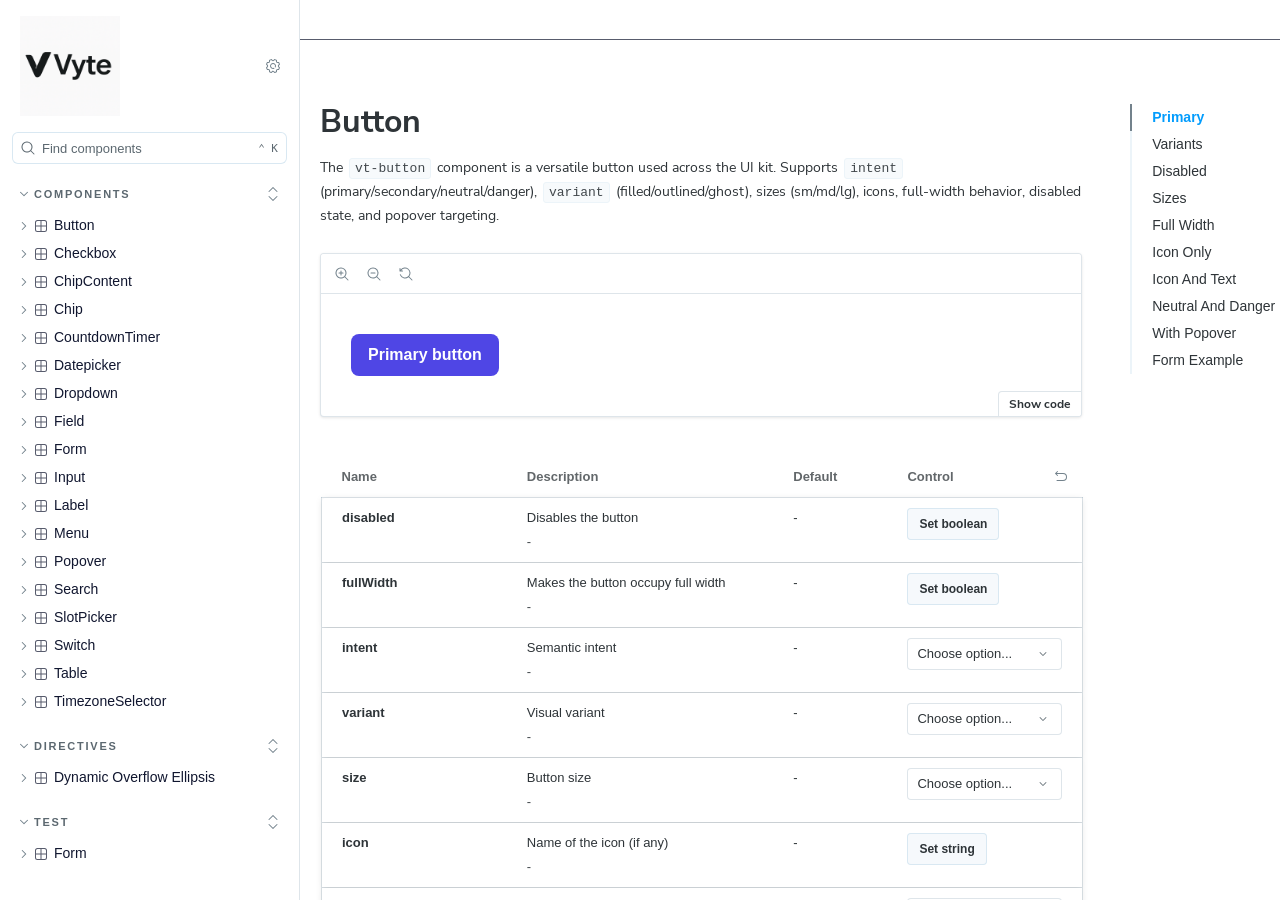
<file: index.html>
<!DOCTYPE html>
<html lang="en">
  <head>
    <meta charset="utf-8" />

    <title>@storybook/angular - Storybook</title>
    <meta name="viewport" content="width=device-width, initial-scale=1, maximum-scale=1" />

    
    <link rel="icon" type="image/svg+xml" href="./favicon.svg" />
    
    <style>
      @font-face {
        font-family: 'Nunito Sans';
        font-style: normal;
        font-weight: 400;
        font-display: swap;
        src: url('./sb-common-assets/nunito-sans-regular.woff2') format('woff2');
      }

      @font-face {
        font-family: 'Nunito Sans';
        font-style: italic;
        font-weight: 400;
        font-display: swap;
        src: url('./sb-common-assets/nunito-sans-italic.woff2') format('woff2');
      }

      @font-face {
        font-family: 'Nunito Sans';
        font-style: normal;
        font-weight: 700;
        font-display: swap;
        src: url('./sb-common-assets/nunito-sans-bold.woff2') format('woff2');
      }

      @font-face {
        font-family: 'Nunito Sans';
        font-style: italic;
        font-weight: 700;
        font-display: swap;
        src: url('./sb-common-assets/nunito-sans-bold-italic.woff2') format('woff2');
      }
    </style>

    <link href="./sb-manager/runtime.js" rel="modulepreload" />

    
    <link href="./sb-addons/storybook-core-core-server-presets-0/common-manager-bundle.js" rel="modulepreload" />
    
    <link href="./sb-addons/links-1/manager-bundle.js" rel="modulepreload" />
    
    <link href="./sb-addons/essentials-controls-2/manager-bundle.js" rel="modulepreload" />
    
    <link href="./sb-addons/essentials-actions-3/manager-bundle.js" rel="modulepreload" />
    
    <link href="./sb-addons/essentials-docs-4/manager-bundle.js" rel="modulepreload" />
    
    <link href="./sb-addons/essentials-backgrounds-5/manager-bundle.js" rel="modulepreload" />
    
    <link href="./sb-addons/essentials-viewport-6/manager-bundle.js" rel="modulepreload" />
    
    <link href="./sb-addons/essentials-toolbars-7/manager-bundle.js" rel="modulepreload" />
    
    <link href="./sb-addons/essentials-measure-8/manager-bundle.js" rel="modulepreload" />
    
    <link href="./sb-addons/essentials-outline-9/manager-bundle.js" rel="modulepreload" />
    
    <link href="./sb-addons/interactions-10/manager-bundle.js" rel="modulepreload" />
    
    <link href="./sb-addons/a11y-11/manager-bundle.js" rel="modulepreload" />
    
    <link href="./sb-addons/designs-12/register-panel-bundle.js" rel="modulepreload" />
    
    <link href="./sb-addons/projects-ui-toolkit-storybook-13/manager-bundle.js" rel="modulepreload" />
       

    <style>
      #storybook-root[hidden] {
        display: none !important;
      }
    </style>

    
  </head>
  <body>
    <div id="root"></div>

    
    <script>
      
        
          window['FEATURES'] = {
  "argTypeTargetsV7": true,
  "legacyDecoratorFileOrder": false,
  "disallowImplicitActionsInRenderV8": true
};
        
      
        
          window['REFS'] = {};
        
      
        
          window['LOGLEVEL'] = "info";
        
      
        
          window['DOCS_OPTIONS'] = {
  "defaultName": "Docs",
  "autodocs": "tag"
};
        
      
        
          window['CONFIG_TYPE'] = "PRODUCTION";
        
      
        
      
        
      
        
          window['TAGS_OPTIONS'] = {
  "dev-only": {
    "excludeFromDocsStories": true
  },
  "docs-only": {
    "excludeFromSidebar": true
  },
  "test-only": {
    "excludeFromSidebar": true,
    "excludeFromDocsStories": true
  }
};
        
      
        
          window['STORYBOOK_RENDERER'] = "angular";
        
      
        
          window['STORYBOOK_BUILDER'] = "@storybook/builder-webpack5";
        
      
        
          window['STORYBOOK_FRAMEWORK'] = "@storybook/angular";
        
      
    </script>
    

    <script type="module">
      import './sb-manager/globals-runtime.js';
      
      
        import './sb-addons/storybook-core-core-server-presets-0/common-manager-bundle.js';
      
        import './sb-addons/links-1/manager-bundle.js';
      
        import './sb-addons/essentials-controls-2/manager-bundle.js';
      
        import './sb-addons/essentials-actions-3/manager-bundle.js';
      
        import './sb-addons/essentials-docs-4/manager-bundle.js';
      
        import './sb-addons/essentials-backgrounds-5/manager-bundle.js';
      
        import './sb-addons/essentials-viewport-6/manager-bundle.js';
      
        import './sb-addons/essentials-toolbars-7/manager-bundle.js';
      
        import './sb-addons/essentials-measure-8/manager-bundle.js';
      
        import './sb-addons/essentials-outline-9/manager-bundle.js';
      
        import './sb-addons/interactions-10/manager-bundle.js';
      
        import './sb-addons/a11y-11/manager-bundle.js';
      
        import './sb-addons/designs-12/register-panel-bundle.js';
      
        import './sb-addons/projects-ui-toolkit-storybook-13/manager-bundle.js';
      
      
      import './sb-manager/runtime.js';
    </script>
  </body>
</html>
</file>
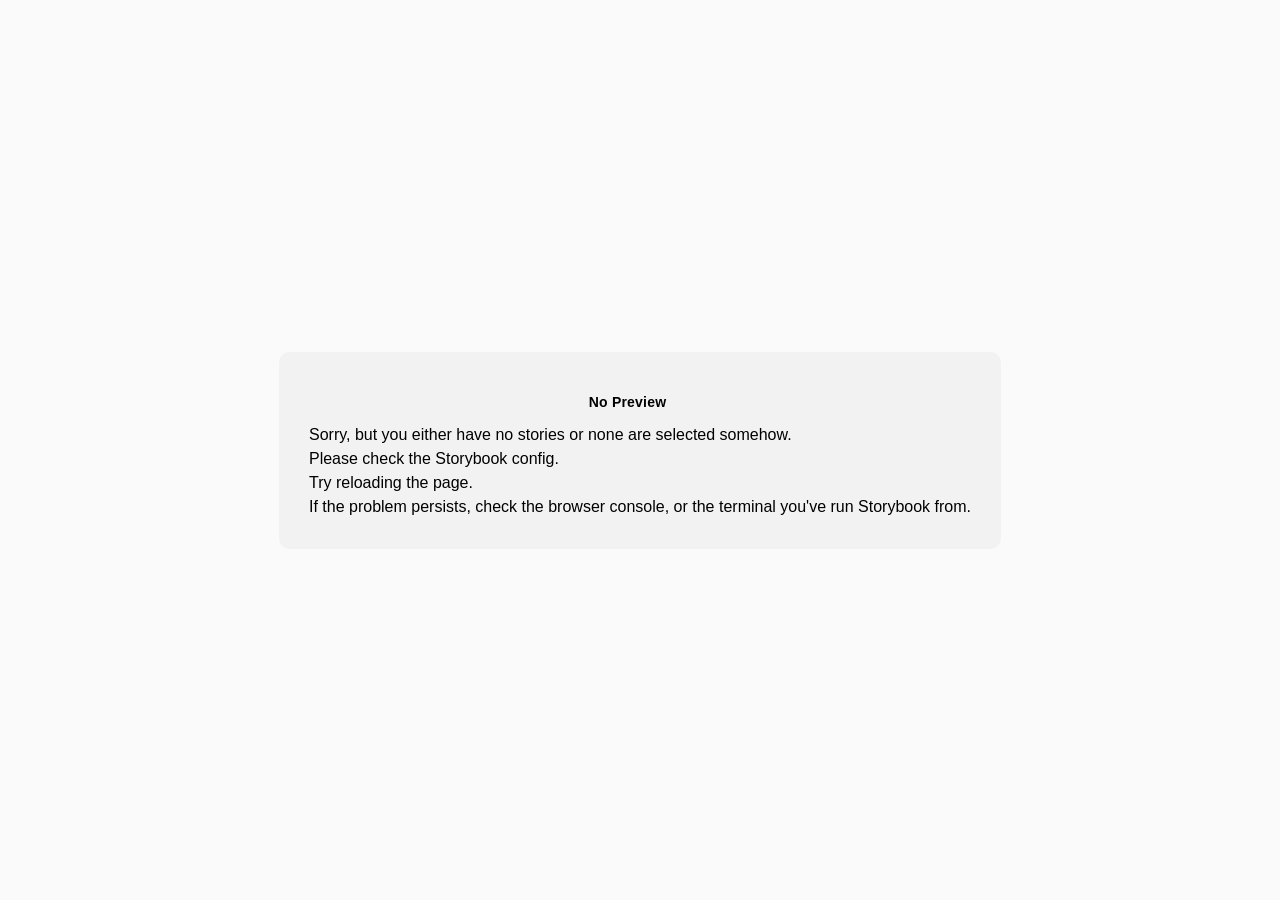
<file: iframe.html>
<!doctype html><html lang="en"><head><meta charset="utf-8"><title>Webpack App</title><meta name="viewport" content="width=device-width,initial-scale=1"><style>@font-face {
        font-family: 'Nunito Sans';
        font-style: normal;
        font-weight: 400;
        font-display: swap;
        src: url('./sb-common-assets/nunito-sans-regular.woff2') format('woff2');
      }

      @font-face {
        font-family: 'Nunito Sans';
        font-style: italic;
        font-weight: 400;
        font-display: swap;
        src: url('./sb-common-assets/nunito-sans-italic.woff2') format('woff2');
      }

      @font-face {
        font-family: 'Nunito Sans';
        font-style: normal;
        font-weight: 700;
        font-display: swap;
        src: url('./sb-common-assets/nunito-sans-bold.woff2') format('woff2');
      }

      @font-face {
        font-family: 'Nunito Sans';
        font-style: italic;
        font-weight: 700;
        font-display: swap;
        src: url('./sb-common-assets/nunito-sans-bold-italic.woff2') format('woff2');
      }</style><base target="_parent"><style>/* While we aren't showing the main block yet, but still preparing, we want everything the user
     has rendered, which may or may not be in #storybook-root, to be display none */
  .sb-show-preparing-story:not(.sb-show-main) > :not(.sb-preparing-story) {
    display: none;
  }

  .sb-show-preparing-docs:not(.sb-show-main) > :not(.sb-preparing-docs) {
    display: none;
  }

  /* Hide our own blocks when we aren't supposed to be showing them */
  :not(.sb-show-preparing-story) > .sb-preparing-story,
  :not(.sb-show-preparing-docs) > .sb-preparing-docs,
  :not(.sb-show-nopreview) > .sb-nopreview,
  :not(.sb-show-errordisplay) > .sb-errordisplay {
    display: none;
  }

  .sb-show-main.sb-main-centered {
    margin: 0;
    display: flex;
    align-items: center;
    min-height: 100vh;
  }

  .sb-show-main.sb-main-centered #storybook-root {
    box-sizing: border-box;
    margin: auto;
    padding: 1rem;
    max-height: 100%;
    /* Hack for centering correctly in IE11 */
  }

  /* Vertical centering fix for IE11 */
  @media screen and (-ms-high-contrast: none), (-ms-high-contrast: active) {
    .sb-show-main.sb-main-centered:after {
      content: '';
      min-height: inherit;
      font-size: 0;
    }
  }

  .sb-show-main.sb-main-fullscreen {
    margin: 0;
    padding: 0;
    display: block;
  }

  .sb-show-main.sb-main-padded {
    margin: 0;
    padding: 1rem;
    display: block;
    box-sizing: border-box;
  }

  .sb-wrapper {
    position: fixed;
    top: 0;
    bottom: 0;
    left: 0;
    right: 0;
    box-sizing: border-box;

    padding: 40px;
    font-family:
      'Nunito Sans',
      -apple-system,
      '.SFNSText-Regular',
      'San Francisco',
      BlinkMacSystemFont,
      'Segoe UI',
      'Helvetica Neue',
      Helvetica,
      Arial,
      sans-serif;
    -webkit-font-smoothing: antialiased;
    overflow: auto;
  }

  @media (max-width: 700px) {
    .sb-wrapper {
      padding: 20px;
    }
  }

  @media (max-width: 500px) {
    .sb-wrapper {
      padding: 10px;
    }
  }

  .sb-heading {
    font-size: 14px;
    font-weight: 600;
    letter-spacing: 0.2px;
    margin: 10px 0;
    padding-right: 25px;
  }

  .sb-nopreview {
    display: flex;
    align-content: center;
    justify-content: center;
    box-sizing: border-box;
  }

  .sb-nopreview_main {
    margin: auto;
    padding: 30px;
    border-radius: 10px;
    background: rgba(0, 0, 0, 0.03);
  }

  .sb-nopreview_heading {
    text-align: center;
  }

  .sb-errordisplay {
    background: #f6f9fc;
    color: black;
    z-index: 999999;
    width: 100vw;
    min-height: 100vh;
    box-sizing: border-box;

    & ol {
      padding-left: 18px;
      margin: 0;
    }

    & h1 {
      font-family: Nunito Sans;
      font-size: 22px;
      font-weight: 400;
      line-height: 30px;
      font-weight: normal;
      margin: 0;

      &::before {
        content: '';
        display: inline-block;
        width: 12px;
        height: 12px;
        background: #ff4400;
        border-radius: 50%;
        margin-right: 8px;
      }
    }

    & p,
    & ol {
      font-family: Nunito Sans;
      font-size: 14px;
      font-weight: 400;
      line-height: 19px;
      margin: 0;
    }

    & li + li {
      margin: 0;
      padding: 0;
      padding-top: 12px;
    }

    & a {
      color: currentColor;
    }
  }

  .sb-errordisplay_main {
    margin: auto;
    padding: 24px;
    display: flex;
    box-sizing: border-box;

    flex-direction: column;
    min-height: 100%;
    width: 100%;
    border-radius: 6px;
    background: white;
    border: 1px solid #ff0000;
    box-shadow: 0 0 64px rgba(0, 0, 0, 0.1);
    gap: 24px;
  }

  .sb-errordisplay_code {
    padding: 10px;
    flex: 1;
    background: #242424;
    color: #c6c6c6;
    box-sizing: border-box;

    font-size: 14px;
    font-weight: 400;
    line-height: 19px;
    border-radius: 4px;

    font-family: 'Operator Mono', 'Fira Code Retina', 'Fira Code', 'FiraCode-Retina', 'Andale Mono',
      'Lucida Console', Consolas, Monaco, monospace;
    margin: 0;
    overflow: auto;
  }

  .sb-errordisplay pre {
    white-space: pre-wrap;
    white-space: revert;
  }

  @-webkit-keyframes sb-rotate360 {
    from {
      transform: rotate(0deg);
    }

    to {
      transform: rotate(360deg);
    }
  }

  @keyframes sb-rotate360 {
    from {
      transform: rotate(0deg);
    }

    to {
      transform: rotate(360deg);
    }
  }

  @-webkit-keyframes sb-glow {
    0%,
    100% {
      opacity: 1;
    }

    50% {
      opacity: 0.4;
    }
  }

  @keyframes sb-glow {
    0%,
    100% {
      opacity: 1;
    }

    50% {
      opacity: 0.4;
    }
  }

  /* We display the preparing loaders *over* the rendering story */
  .sb-preparing-story,
  .sb-preparing-docs {
    background-color: white;
    /* Maximum possible z-index. It would be better to use stacking contexts to ensure it's always
    on top, but this isn't possible as it would require making CSS changes that could affect user code */
    z-index: 2147483647;
  }

  .sb-loader {
    -webkit-animation: sb-rotate360 0.7s linear infinite;
    animation: sb-rotate360 0.7s linear infinite;
    border-color: rgba(97, 97, 97, 0.29);
    border-radius: 50%;
    border-style: solid;
    border-top-color: #646464;
    border-width: 2px;
    display: inline-block;
    height: 32px;
    left: 50%;
    margin-left: -16px;
    margin-top: -16px;
    mix-blend-mode: difference;
    overflow: hidden;
    position: absolute;
    top: 50%;
    transition: all 200ms ease-out;
    vertical-align: top;
    width: 32px;
    z-index: 4;
  }

  .sb-previewBlock {
    background: #fff;
    border: 1px solid rgba(0, 0, 0, 0.1);
    border-radius: 4px;
    box-shadow: rgba(0, 0, 0, 0.1) 0 1px 3px 0;
    margin: 25px auto 40px;
    max-width: 600px;
  }

  .sb-previewBlock_header {
    align-items: center;
    box-shadow: rgba(0, 0, 0, 0.1) 0 -1px 0 0 inset;
    display: flex;
    gap: 14px;
    height: 40px;
    padding: 0 12px;
  }

  .sb-previewBlock_icon {
    -webkit-animation: sb-glow 1.5s ease-in-out infinite;
    animation: sb-glow 1.5s ease-in-out infinite;
    background: #e6e6e6;
    height: 14px;
    width: 14px;
  }

  .sb-previewBlock_icon:last-child {
    margin-left: auto;
  }

  .sb-previewBlock_body {
    -webkit-animation: sb-glow 1.5s ease-in-out infinite;
    animation: sb-glow 1.5s ease-in-out infinite;
    height: 182px;
    position: relative;
  }

  .sb-argstableBlock {
    border-collapse: collapse;
    border-spacing: 0;
    font-size: 13px;
    line-height: 20px;
    margin: 25px auto 40px;
    max-width: 600px;
    text-align: left;
    width: 100%;
  }

  .sb-argstableBlock th:first-of-type,
  .sb-argstableBlock td:first-of-type {
    padding-left: 20px;
  }

  .sb-argstableBlock th:nth-of-type(2),
  .sb-argstableBlock td:nth-of-type(2) {
    width: 35%;
  }

  .sb-argstableBlock th:nth-of-type(3),
  .sb-argstableBlock td:nth-of-type(3) {
    width: 15%;
  }

  .sb-argstableBlock th:last-of-type,
  .sb-argstableBlock td:last-of-type {
    width: 25%;
    padding-right: 20px;
  }

  .sb-argstableBlock th span,
  .sb-argstableBlock td span {
    -webkit-animation: sb-glow 1.5s ease-in-out infinite;
    animation: sb-glow 1.5s ease-in-out infinite;
    background-color: rgba(0, 0, 0, 0.1);
    border-radius: 0;
    box-shadow: none;
    color: transparent;
  }

  .sb-argstableBlock th {
    padding: 10px 15px;
  }

  .sb-argstableBlock-body {
    border-radius: 4px;
    box-shadow:
      rgba(0, 0, 0, 0.1) 0 1px 3px 1px,
      rgba(0, 0, 0, 0.065) 0 0 0 1px;
  }

  .sb-argstableBlock-body tr {
    background: transparent;
    overflow: hidden;
  }

  .sb-argstableBlock-body tr:not(:first-child) {
    border-top: 1px solid #e6e6e6;
  }

  .sb-argstableBlock-body tr:first-child td:first-child {
    border-top-left-radius: 4px;
  }

  .sb-argstableBlock-body tr:first-child td:last-child {
    border-top-right-radius: 4px;
  }

  .sb-argstableBlock-body tr:last-child td:first-child {
    border-bottom-left-radius: 4px;
  }

  .sb-argstableBlock-body tr:last-child td:last-child {
    border-bottom-right-radius: 4px;
  }

  .sb-argstableBlock-body td {
    background: #fff;
    padding-bottom: 10px;
    padding-top: 10px;
    vertical-align: top;
  }

  .sb-argstableBlock-body td:not(:first-of-type) {
    padding-left: 15px;
    padding-right: 15px;
  }

  .sb-argstableBlock-body button {
    -webkit-animation: sb-glow 1.5s ease-in-out infinite;
    animation: sb-glow 1.5s ease-in-out infinite;
    background-color: rgba(0, 0, 0, 0.1);
    border: 0;
    border-radius: 0;
    box-shadow: none;
    color: transparent;
    display: inline;
    font-size: 12px;
    line-height: 1;
    padding: 10px 16px;
  }

  .sb-argstableBlock-summary {
    margin-top: 4px;
  }

  .sb-argstableBlock-code {
    margin-right: 4px;
    margin-bottom: 4px;
    padding: 2px 5px;
  }</style><script>/* globals window */
  /* eslint-disable no-underscore-dangle */
  try {
    if (window.top !== window) {
      window.__REACT_DEVTOOLS_GLOBAL_HOOK__ = window.top.__REACT_DEVTOOLS_GLOBAL_HOOK__;
      window.__VUE_DEVTOOLS_GLOBAL_HOOK__ = window.top.__VUE_DEVTOOLS_GLOBAL_HOOK__;
      window.top.__VUE_DEVTOOLS_CONTEXT__ = window.document;
    }
  } catch (e) {
    // eslint-disable-next-line no-console
    console.warn('unable to connect to top frame for connecting dev tools');
  }</script><link href="main.css" rel="stylesheet"><style>#storybook-root[hidden],
      #storybook-docs[hidden] {
        display: none !important;
      }</style></head><body><div class="sb-preparing-story sb-wrapper"><div class="sb-loader"></div></div><div class="sb-preparing-docs sb-wrapper"><div class="sb-previewBlock"><div class="sb-previewBlock_header"><div class="sb-previewBlock_icon"></div><div class="sb-previewBlock_icon"></div><div class="sb-previewBlock_icon"></div><div class="sb-previewBlock_icon"></div></div><div class="sb-previewBlock_body"><div class="sb-loader"></div></div></div><table aria-hidden="true" class="sb-argstableBlock"><thead class="sb-argstableBlock-head"><tr><th><span>Name</span></th><th><span>Description</span></th><th><span>Default</span></th><th><span>Control</span></th></tr></thead><tbody class="sb-argstableBlock-body"><tr><td><span>propertyName</span><span title="Required">*</span></td><td><div><span>This is a short description</span></div><div class="sb-argstableBlock-summary"><div><span class="sb-argstableBlock-code">summary</span></div></div></td><td><div><span class="sb-argstableBlock-code">defaultValue</span></div></td><td><button>Set string</button></td></tr><tr><td><span>propertyName</span><span>*</span></td><td><div><span>This is a short description</span></div><div class="sb-argstableBlock-summary"><div><span class="sb-argstableBlock-code">summary</span></div></div></td><td><div><span class="sb-argstableBlock-code">defaultValue</span></div></td><td><button>Set string</button></td></tr><tr><td><span>propertyName</span><span>*</span></td><td><div><span>This is a short description</span></div><div class="sb-argstableBlock-summary"><div><span class="sb-argstableBlock-code">summary</span></div></div></td><td><div><span class="sb-argstableBlock-code">defaultValue</span></div></td><td><button>Set string</button></td></tr></tbody></table></div><div class="sb-nopreview sb-wrapper"><div class="sb-nopreview_main"><h1 class="sb-nopreview_heading sb-heading">No Preview</h1><p>Sorry, but you either have no stories or none are selected somehow.</p><ul><li>Please check the Storybook config.</li><li>Try reloading the page.</li></ul><p>If the problem persists, check the browser console, or the terminal you've run Storybook from.</p></div></div><div class="sb-errordisplay sb-wrapper"><div class="sb-errordisplay_main"><h1 id="error-message"></h1><p>The component failed to render properly, likely due to a configuration issue in Storybook. Here are some common causes and how you can address them:</p><ol><li><strong>Missing Context/Providers</strong>: You can use decorators to supply specific contexts or providers, which are sometimes necessary for components to render correctly. For detailed instructions on using decorators, please visit the <a href="https://storybook.js.org/docs/writing-stories/decorators">Decorators documentation</a>.</li><li><strong>Misconfigured Webpack or Vite</strong>: Verify that Storybook picks up all necessary settings for loaders, plugins, and other relevant parameters. You can find step-by-step guides for configuring <a href="https://storybook.js.org/docs/builders/webpack">Webpack</a> or <a href="https://storybook.js.org/docs/builders/vite">Vite</a> with Storybook.</li><li><strong>Missing Environment Variables</strong>: Your Storybook may require specific environment variables to function as intended. You can set up custom environment variables as outlined in the <a href="https://storybook.js.org/docs/configure/environment-variables">Environment Variables documentation</a>.</li></ol><pre class="sb-errordisplay_code"><code id="error-stack"></code></pre></div></div><div id="storybook-root"></div><div id="storybook-docs"></div><script>window['CONFIG_TYPE'] = "PRODUCTION";
          
      
          
            window['LOGLEVEL'] = "info";
          
      
          
            window['FRAMEWORK_OPTIONS'] = {"enableCssModules":true,"fastRefresh":true};
          
      
          
      
          
            window['FEATURES'] = {"argTypeTargetsV7":true,"legacyDecoratorFileOrder":false,"disallowImplicitActionsInRenderV8":true};
          
      
          
      
          
            window['STORIES'] = [{"titlePrefix":"","directory":"./projects/ui-toolkit/src","files":"**/*.mdx","importPathMatcher":"^\\.[\\\\/](?:projects\\/ui-toolkit\\/src(?:\\/(?!\\.)(?:(?:(?!(?:^|\\/)\\.).)*?)\\/|\\/|$)(?!\\.)(?=.)[^/]*?\\.mdx)$"},{"titlePrefix":"","directory":"./projects/ui-toolkit/src","files":"**/*.stories.@(js|jsx|mjs|ts|tsx)","importPathMatcher":"^\\.[\\\\/](?:projects\\/ui-toolkit\\/src(?:\\/(?!\\.)(?:(?:(?!(?:^|\\/)\\.).)*?)\\/|\\/|$)(?!\\.)(?=.)[^/]*?\\.stories\\.(js|jsx|mjs|ts|tsx))$"}];
          
      
          
            window['DOCS_OPTIONS'] = {"defaultName":"Docs","autodocs":"tag"};
          
      
          
            window['TAGS_OPTIONS'] = {"dev-only":{"excludeFromDocsStories":true},"docs-only":{"excludeFromSidebar":true},"test-only":{"excludeFromSidebar":true,"excludeFromDocsStories":true}};</script><script type="module">import './sb-preview/runtime.js';

      
      import './runtime~main.03c239c7.iframe.bundle.js';
      
      import './639.fab039fc.iframe.bundle.js';
      
      import './main.717eb70c.iframe.bundle.js';</script></body></html>
</file>
<file: main.css>
@charset "UTF-8";
@keyframes fade-bump-in {
  0% {
    opacity: 0;
    transform: scale(0.95);
  }
  50% {
    opacity: 0.5;
    transform: scale(1.05);
  }
  100% {
    opacity: 1;
    transform: scale(1);
  }
}
@keyframes fade-bump-out {
  0% {
    opacity: 1;
    transform: scale(1);
  }
  50% {
    opacity: 0.5;
    transform: scale(1.05);
  }
  100% {
    opacity: 0;
    transform: scale(0.95);
  }
}
@keyframes fade-in {
  from {
    opacity: 0;
  }
  to {
    opacity: 1;
  }
}
@keyframes fade-out {
  from {
    opacity: 1;
  }
  to {
    opacity: 0;
  }
}
@keyframes fade-in-move-down {
  0% {
    opacity: 0;
    transform: translateY(-10px);
  }
  50% {
    opacity: 0.5;
    transform: translateY(10px);
  }
  100% {
    opacity: 1;
    transform: translateY(0);
  }
}
@keyframes fade-out-move-up {
  0% {
    opacity: 1;
    transform: translateY(0);
  }
  50% {
    opacity: 0.5;
    transform: translateY(10px);
  }
  100% {
    opacity: 0;
    transform: translateY(-10px);
  }
}
@keyframes slide-left {
  from {
    transform: translateX(100%);
  }
  to {
    transform: translateX(0);
  }
}
@keyframes slide-right {
  from {
    transform: translateX(0);
  }
  to {
    transform: translateX(100%);
  }
}
@keyframes slide-up {
  from {
    transform: translateY(100%);
  }
  to {
    transform: translateY(0);
  }
}
@keyframes slide-down {
  from {
    transform: translateY(0);
  }
  to {
    transform: translateY(100%);
  }
}
* {
  margin: 0;
  padding: 0;
  box-sizing: border-box;
}

body {
  background-color: var(--vt-bg-page);
}

html {
  max-width: 100svw;
}

* :not(i) {
  font-family: "Inter", sans-serif, Tahoma, Geneva, Verdana;
}

.f-heading {
  font-size: 1.75rem;
  line-height: 2.625rem;
  font-weight: 800;
}
.f-subtitle {
  font-size: 1.25rem;
  line-height: 1.875rem;
  font-weight: 700;
}
.f-body {
  font-size: 0.875rem;
  line-height: 1.313rem;
  font-weight: 400;
}
.f-large {
  font-size: 1rem;
  line-height: 1.5rem;
  font-weight: 400;
}
.f-medium {
  font-size: 0.875rem;
  line-height: 1.313rem;
  font-weight: 500;
}
.f-small {
  font-size: 0.75rem;
  line-height: 1.125rem;
  font-weight: 500;
}
.f-subheading {
  font-size: 1rem;
  line-height: 1.313rem;
  font-weight: 700;
}
.f-caption {
  font-size: 0.75rem;
  line-height: 1.125rem;
  font-weight: 600;
}

.vt-c-page {
  width: 100%;
  border-radius: 5px;
}
.vt-c-page__header {
  min-height: 6rem;
  width: 100%;
  font: normal normal bold 22px/36px Tahoma;
  display: flex;
  flex-flow: row wrap;
  justify-content: flex-start;
  align-items: center;
  padding: 1rem 0;
}
.vt-c-page__content {
  z-index: 1;
  min-height: calc(100svh - 12rem);
}

:root {
  /* ─── Primitive color mappings ─────────────────────────────────── */
  --vt-gray-lighter: #F7F7F8;
  --vt-gray-light: #DCDEDF;
  --vt-gray: #A8ADB0;
  --vt-gray-darker: #424648;
  --vt-gray-dark: #646A6E;
  --vt-fog-lighter: #FCFDFD;
  --vt-fog-light: #F0F4F4;
  --vt-fog: #D7E1E3;
  --vt-fog-dark: #719199;
  --vt-fog-darker: #243032;
  --vt-slate-lighter: #EAEEF1;
  --vt-slate-light: #ADBCC7;
  --vt-slate: #445664;
  --vt-slate-dark: #29343D;
  --vt-slate-darker: #1B2227;
  --vt-sky-lighter: #ECF4F9;
  --vt-sky-light: #AECFE5;
  --vt-sky: #3A84B6;
  --vt-sky-dark: #224F6C;
  --vt-sky-darker: #173549;
  --vt-lime-lighter: #F9FBEA;
  --vt-lime-light: #E6EEAA;
  --vt-lime: #BFD22C;
  --vt-lime-dark: #86931f;
  --vt-lime-darker: #4D5511;
  --vt-aqua-lighter: #E0FBFF;
  --vt-aqua-light: #C2F7FF;
  --vt-aqua: #00AEC7;
  --vt-aqua-dark: #00899E;
  --vt-aqua-darker: #006675;
  --vt-yellow-lighter: #FFF7E6;
  --vt-yellow-light: #FEE2A4;
  --vt-yellow: #FDB71A;
  --vt-yellow-dark: #DE9902;
  --vt-yellow-darker: #6F4C01;
  --vt-magenta-lighter: #FCDEF5;
  --vt-magenta-light: #ED40C5;
  --vt-magenta: #970F76;
  --vt-magenta-dark: #790B60;
  --vt-magenta-darker: #3D0630;
  --vt-red-lighter: #FDECED;
  --vt-red-light: #F5858C;
  --vt-red: #EE3441;
  --vt-red-dark: #D8121F;
  --vt-red-darker: #6C0910;
  --vt-green-lighter: #F0F4C8;
  --vt-green-light: #D2DD5A;
  --vt-green: #8A941E;
  --vt-green-dark: #535912;
  --vt-green-darker: #373B0C;
  --vt-blue-lighter: #E6F1F9;
  --vt-blue-light: #7DA8C9;
  --vt-blue: #236293;
  --vt-blue-dark: #153A56;
  --vt-blue-darker: #0E273A;
  --vt-purple-lighter: #F8DEF5;
  --vt-purple-light: #D43FC8;
  --vt-purple: #62165C;
  --vt-purple-dark: #4F124A;
  --vt-purple-darker: #3A0D37;
  --vt-orange-lighter: #FCE2D5;
  --vt-orange-light: #F4A37B;
  --vt-orange: #ED6723;
  --vt-orange-dark: #CB4F11;
  --vt-orange-darker: #632608;
  --vt-gold-lighter: #FFF6E5;
  --vt-gold-light: #FFC861;
  --vt-gold: #FAA300;
  --vt-gold-dark: #C78100;
  --vt-gold-darker: #664200;
  /* ─── Surface & Background ─────────────────────────────────────── */
  --vt-bg-page: #fafafa;
  --vt-bg-card: #ffffff;
  --vt-bg-subtle: #f4f4f5;
  --vt-bg-muted: #e4e4e7;
  /* ─── Border ────────────────────────────────────────────────────── */
  --vt-border: #e4e4e7;
  --vt-border-muted: #f4f4f5;
  --vt-border-strong: #a1a1aa;
  /* ─── Border Radius ─────────────────────────────────────────────── */
  --vt-radius-sm: 4px;
  --vt-radius-md: 6px;
  --vt-radius-lg: 8px;
  --vt-radius-xl: 12px;
  --vt-radius-2xl: 16px;
  --vt-radius-full: 9999px;
  /* ─── Shadows ───────────────────────────────────────────────────── */
  --vt-shadow-sm: 0 1px 2px 0 rgb(0 0 0 / 0.05);
  --vt-shadow-md: 0 4px 6px -1px rgb(0 0 0 / 0.08), 0 2px 4px -2px rgb(0 0 0 / 0.06);
  --vt-shadow-lg: 0 10px 15px -3px rgb(0 0 0 / 0.08), 0 4px 6px -4px rgb(0 0 0 / 0.05);
  --vt-shadow-xl: 0 20px 25px -5px rgb(0 0 0 / 0.08), 0 8px 10px -6px rgb(0 0 0 / 0.04);
  /* Focus ring */
  --ring-focus: #4f46e5;
  /* ─── Action Primary Filled ────────────────────────────────────── */
  --action-primary-filled-bg-default: #4f46e5;
  --action-primary-filled-bg-hover: #4338ca;
  /* Deprecated: focus should not change filled bg; focus uses ring tokens. Kept for backward compatibility. */
  --action-primary-filled-bg-focus: #312e81;
  --action-primary-filled-bg-pressed: #3730a3;
  --action-primary-filled-bg-disabled: #DFE1E3;
  --action-primary-filled-bg-disabled-light: #EAEBED;
  --action-primary-filled-text-default: #ffffff;
  /* ─── Action Primary Outlined ──────────────────────────────────── */
  --action-primary-outlined-bg-default: #F9F9FA;
  --action-primary-outlined-bg-hover: #eef2ff;
  --action-primary-outlined-bg-focus: #e0e7ff;
  --action-primary-outlined-bg-pressed: #c7d2fe;
  --action-primary-outlined-bg-disabled: #F9F9FA;
  --action-primary-outlined-border-default: #4f46e5;
  --action-primary-outlined-border-hover: #4338ca;
  --action-primary-outlined-border-focus: #3730a3;
  --action-primary-outlined-border-pressed: var(--action-primary-outlined-border-focus);
  --action-primary-outlined-border-disabled: #DFE1E3;
  --action-primary-outlined-text-default: #4f46e5;
  --action-primary-outlined-text-hover: #4338ca;
  --action-primary-outlined-text-focus: #3730a3;
  --action-primary-outlined-text-disabled: #D5D8DA;
  /* ─── Action Secondary Filled ──────────────────────────────────── */
  --action-secondary-filled-bg-default: #db2777;
  --action-secondary-filled-bg-hover: #be185d;
  --action-secondary-filled-bg-focus: #be185d;
  --action-secondary-filled-bg-pressed: #9d174d;
  --action-secondary-filled-bg-disabled: #DFE1E3;
  --action-secondary-filled-bg-disabled-light: #EAEBED;
  --action-secondary-filled-text-default: #ffffff;
  /* ─── Action Secondary Outlined ────────────────────────────────── */
  --action-secondary-outlined-bg-default: #F9F9FA;
  --action-secondary-outlined-bg-hover: #fdf2f8;
  --action-secondary-outlined-bg-focus: #fce7f3;
  --action-secondary-outlined-bg-pressed: #fbcfe8;
  --action-secondary-outlined-bg-disabled: #F9F9FA;
  --action-secondary-outlined-border-default: #db2777;
  --action-secondary-outlined-border-hover: #be185d;
  --action-secondary-outlined-border-focus: #9d174d;
  --action-secondary-outlined-border-pressed: var(--action-secondary-outlined-border-focus);
  --action-secondary-outlined-border-disabled: #DFE1E3;
  --action-secondary-outlined-text-default: #db2777;
  --action-secondary-outlined-text-hover: #be185d;
  --action-secondary-outlined-text-focus: #9d174d;
  --action-secondary-outlined-text-disabled: #D5D8DA;
  /* ─── Action Neutral (soft) Filled ─────────────────────────────── */
  --action-neutral-filled-bg-default: #F4F5F6;
  --action-neutral-filled-bg-hover: #EAEBED;
  --action-neutral-filled-bg-pressed: #DFE1E3;
  --action-neutral-filled-bg-disabled: #EAEBED;
  --action-neutral-filled-bg-disabled-light: #F4F5F6;
  --action-neutral-filled-text-default: #5C5F62;
  /* ─── Action Neutral (soft) Outlined ───────────────────────────── */
  --action-neutral-outlined-bg-default: #F9F9FA;
  --action-neutral-outlined-bg-hover: #F4F5F6;
  --action-neutral-outlined-bg-focus: #EAEBED;
  --action-neutral-outlined-bg-pressed: #EAEBED;
  --action-neutral-outlined-bg-disabled: #F9F9FA;
  --action-neutral-outlined-border-default: #DFE1E3;
  --action-neutral-outlined-border-hover: #D5D8DA;
  --action-neutral-outlined-border-focus: #C1C4C8;
  --action-neutral-outlined-border-pressed: var(--action-neutral-outlined-border-focus);
  --action-neutral-outlined-border-disabled: #EAEBED;
  --action-neutral-outlined-text-default: #999EA3;
  --action-neutral-outlined-text-hover: #7B7F83;
  --action-neutral-outlined-text-focus: #5C5F62;
  --action-neutral-outlined-text-disabled: #D5D8DA;
  /* ─── Action Danger Filled ─────────────────────────────────────── */
  --action-danger-filled-bg-default: #C86760;
  --action-danger-filled-bg-hover: #C0564E;
  --action-danger-filled-bg-pressed: #B8463D;
  --action-danger-filled-bg-disabled: #DFE1E3;
  --action-danger-filled-bg-disabled-light: #EAEBED;
  --action-danger-filled-text-default: #ffffff;
  /* ─── Action Danger Outlined ───────────────────────────────────── */
  --action-danger-outlined-bg-default: #F9F9FA;
  --action-danger-outlined-bg-hover: #F7E6E5;
  --action-danger-outlined-bg-focus: #EFCECC;
  --action-danger-outlined-bg-pressed: #E7B7B4;
  --action-danger-outlined-bg-disabled: #F9F9FA;
  --action-danger-outlined-border-default: #C86760;
  --action-danger-outlined-border-hover: #C0564E;
  --action-danger-outlined-border-focus: #B8463D;
  --action-danger-outlined-border-pressed: var(--action-danger-outlined-border-focus);
  --action-danger-outlined-border-disabled: #DFE1E3;
  --action-danger-outlined-text-default: #C86760;
  --action-danger-outlined-text-hover: #C0564E;
  --action-danger-outlined-text-focus: #B8463D;
  --action-danger-outlined-text-disabled: #D5D8DA;
  /* ─── Content Text ─────────────────────────────────────────────── */
  --content-text-primary-default: #5C5F62;
  --content-text-primary-secondary: #999EA3;
  --content-text-primary-muted: #C1C4C8;
  --content-text-primary-disabled: #D5D8DA;
  --content-text-primary-inverted: #ffffff;
  --content-text-error: #D07A73;
  --content-text-success: #80A47D;
  --content-text-hint: #C1C4C8;
  /* ─── Field / Form Validation ──────────────────────────────────── */
  --field-default-bg: #F9F9FA;
  --field-default-border: var(--action-primary-outlined-border-default);
  --field-invalid-bg: #F7E6E5;
  --field-invalid-border: #D07A73;
  --field-valid-bg: #eef2ff;
  --field-disabled-bg: #F4F5F6;
}

[data-theme=dark],
.dark {
  /* ─── Surface & Background (dark) ──────────────────────────────── */
  --vt-bg-page: #09090b;
  --vt-bg-card: #18181b;
  --vt-bg-subtle: #27272a;
  --vt-bg-muted: #3f3f46;
  /* ─── Border (dark) ─────────────────────────────────────────────── */
  --vt-border: #27272a;
  --vt-border-muted: #18181b;
  --vt-border-strong: #52525b;
  /* ─── Shadows (dark) ────────────────────────────────────────────── */
  --vt-shadow-sm: 0 1px 2px 0 rgb(0 0 0 / 0.3);
  --vt-shadow-md: 0 4px 6px -1px rgb(0 0 0 / 0.3), 0 2px 4px -2px rgb(0 0 0 / 0.2);
  --vt-shadow-lg: 0 10px 15px -3px rgb(0 0 0 / 0.3), 0 4px 6px -4px rgb(0 0 0 / 0.2);
  --vt-shadow-xl: 0 20px 25px -5px rgb(0 0 0 / 0.3), 0 8px 10px -6px rgb(0 0 0 / 0.2);
  /* ─── Action Primary Filled (dark) ─────────────────────────────── */
  --action-primary-filled-bg-default: #818cf8;
  --action-primary-filled-bg-hover: #a5b4fc;
  --action-primary-filled-bg-pressed: #6366f1;
  --action-primary-filled-bg-disabled: #999EA3;
  --action-primary-filled-bg-disabled-light: #7B7F83;
  --action-primary-filled-text-default: #5C5F62;
  /* ─── Action Secondary Filled (dark) ───────────────────────────── */
  --action-secondary-filled-bg-default: #f472b6;
  --action-secondary-filled-bg-hover: #f9a8d4;
  --action-secondary-filled-bg-focus: #f9a8d4;
  --action-secondary-filled-bg-pressed: #ec4899;
  --action-secondary-filled-bg-disabled: #999EA3;
  --action-secondary-filled-bg-disabled-light: #7B7F83;
  --action-secondary-filled-text-default: #5C5F62;
  /* ─── Action Secondary Outlined (dark) ─────────────────────────── */
  --action-secondary-outlined-bg-default: #3D3F41;
  --action-secondary-outlined-bg-hover: #510424;
  --action-secondary-outlined-bg-focus: #831843;
  --action-secondary-outlined-bg-pressed: #510424;
  --action-secondary-outlined-bg-disabled: #3D3F41;
  --action-secondary-outlined-border-default: #f9a8d4;
  --action-secondary-outlined-border-hover: #fbcfe8;
  --action-secondary-outlined-border-focus: #fbcfe8;
  --action-secondary-outlined-border-pressed: var(--action-secondary-outlined-border-focus);
  --action-secondary-outlined-border-disabled: #999EA3;
  --action-secondary-outlined-text-default: #f9a8d4;
  --action-secondary-outlined-text-hover: #fbcfe8;
  --action-secondary-outlined-text-focus: #fbcfe8;
  --action-secondary-outlined-text-disabled: #C1C4C8;
  /* ─── Action Neutral Filled (dark) ─────────────────────────────── */
  --action-neutral-filled-bg-default: #999EA3;
  --action-neutral-filled-bg-hover: #ADB1B6;
  --action-neutral-filled-bg-pressed: #7B7F83;
  --action-neutral-filled-bg-disabled: #ADB1B6;
  --action-neutral-filled-bg-disabled-light: #999EA3;
  --action-neutral-filled-text-default: #F9F9FA;
  /* ─── Action Neutral Outlined (dark) ───────────────────────────── */
  --action-neutral-outlined-bg-default: #3D3F41;
  --action-neutral-outlined-bg-hover: #5C5F62;
  --action-neutral-outlined-bg-focus: #7B7F83;
  --action-neutral-outlined-bg-pressed: #5C5F62;
  --action-neutral-outlined-bg-disabled: #3D3F41;
  --action-neutral-outlined-border-default: #999EA3;
  --action-neutral-outlined-border-hover: #ADB1B6;
  --action-neutral-outlined-border-focus: #C1C4C8;
  --action-neutral-outlined-border-pressed: var(--action-neutral-outlined-border-focus);
  --action-neutral-outlined-border-disabled: #7B7F83;
  --action-neutral-outlined-text-default: #EAEBED;
  --action-neutral-outlined-text-hover: #F4F5F6;
  --action-neutral-outlined-text-focus: #F9F9FA;
  --action-neutral-outlined-text-disabled: #C1C4C8;
  /* ─── Action Danger Filled (dark) ──────────────────────────────── */
  --action-danger-filled-bg-default: #D78D88;
  --action-danger-filled-bg-hover: #DFA29D;
  --action-danger-filled-bg-pressed: #D07A73;
  --action-danger-filled-bg-disabled: #999EA3;
  --action-danger-filled-bg-disabled-light: #7B7F83;
  --action-danger-filled-text-default: #5C5F62;
  /* ─── Action Danger Outlined (dark) ────────────────────────────── */
  --action-danger-outlined-bg-default: #3D3F41;
  --action-danger-outlined-bg-hover: #9E3129;
  --action-danger-outlined-bg-focus: #AF352D;
  --action-danger-outlined-bg-pressed: #9E3129;
  --action-danger-outlined-bg-disabled: #3D3F41;
  --action-danger-outlined-border-default: #DFA29D;
  --action-danger-outlined-border-hover: #E7B7B4;
  --action-danger-outlined-border-focus: #E7B7B4;
  --action-danger-outlined-border-pressed: var(--action-danger-outlined-border-focus);
  --action-danger-outlined-border-disabled: #999EA3;
  --action-danger-outlined-text-default: #DFA29D;
  --action-danger-outlined-text-hover: #E7B7B4;
  --action-danger-outlined-text-focus: #E7B7B4;
  --action-danger-outlined-text-disabled: #C1C4C8;
  /* ─── Action Primary Outlined (dark) ───────────────────────────── */
  --action-primary-outlined-bg-default: #3D3F41;
  --action-primary-outlined-bg-hover: #1e1b4b;
  --action-primary-outlined-bg-focus: #312e81;
  --action-primary-outlined-bg-pressed: #1e1b4b;
  --action-primary-outlined-bg-disabled: #3D3F41;
  --action-primary-outlined-border-default: #a5b4fc;
  --action-primary-outlined-border-hover: #c7d2fe;
  --action-primary-outlined-border-focus: #c7d2fe;
  --action-primary-outlined-border-pressed: var(--action-primary-outlined-border-focus);
  --action-primary-outlined-border-disabled: #999EA3;
  --action-primary-outlined-text-default: #a5b4fc;
  --action-primary-outlined-text-hover: #c7d2fe;
  --action-primary-outlined-text-focus: #c7d2fe;
  --action-primary-outlined-text-disabled: #D5D8DA;
  /* ─── Content Text (dark) ──────────────────────────────────────── */
  --content-text-primary-default: #F9F9FA;
  --content-text-primary-secondary: #EAEBED;
  --content-text-primary-muted: #D5D8DA;
  --content-text-primary-disabled: #C1C4C8;
  --content-text-primary-inverted: #5C5F62;
  --content-text-error: #DFA29D;
  --content-text-success: #A0BE9E;
  --content-text-hint: #D5D8DA;
  /* ─── Field / Form Validation (dark) ───────────────────────────── */
  --field-default-bg: #3D3F41;
  --field-default-border: var(--action-primary-outlined-border-default);
  --field-invalid-bg: #9E3129;
  --field-invalid-border: #DFA29D;
  --field-valid-bg: #1e1b4b;
  --field-disabled-bg: #7B7F83;
}

.content-grid,
.full-width {
  --padding-inline: 2rem;
  --content-max-width: 100%;
  --breakout-max-width: 1400px;
  --breakout-size: calc((var(--breakout-max-width) - var(--content-max-width)) / 2);
  --content-area: min(100% - (var(--padding-inline) * 2), var(--content-max-width));
  display: grid;
  overflow: auto;
  grid-template-columns: [full-width-start] minmax(var(--padding-inline), 1fr) [breakout-start] minmax(0, var(--breakout-size)) [content-start] var(--content-area) [content-end] minmax(0, var(--breakout-size)) [breakout-end] minmax(var(--padding-inline), 1fr) [full-width-end];
}
.content-grid > :not(.breakout, .full-width),
.full-width > :not(.breakout, .full-width) {
  grid-column: content;
}
.content-grid .breakout,
.full-width .breakout {
  grid-column: breakout;
}
.content-grid .full-width,
.full-width .full-width {
  grid-column: full-width;
}

.no-scroll{
  overflow: hidden;
}

input:-webkit-autofill,
input:-webkit-autofill:hover,
input:-webkit-autofill:focus,
input:-webkit-autofill:active {
  -webkit-background-clip: text !important;
}

/*! 
 * OverlayScrollbars
 * Version: 2.11.4
 * 
 * Copyright (c) Rene Haas | KingSora.
 * https://github.com/KingSora
 * 
 * Released under the MIT license.
 */
.os-size-observer,
.os-size-observer-listener {
  scroll-behavior: auto !important;
  direction: inherit;
  pointer-events: none;
  overflow: hidden;
  visibility: hidden;
  box-sizing: border-box;
}

.os-size-observer,
.os-size-observer-listener,
.os-size-observer-listener-item,
.os-size-observer-listener-item-final {
  writing-mode: horizontal-tb;
  position: absolute;
  left: 0;
  top: 0;
}

.os-size-observer {
  z-index: -1;
  contain: strict;
  display: flex;
  flex-direction: row;
  flex-wrap: nowrap;
  padding: inherit;
  border: inherit;
  box-sizing: inherit;
  margin: -133px;
  top: 0;
  right: 0;
  bottom: 0;
  left: 0;
  transform: scale(0.1);
}

.os-size-observer::before {
  content: "";
  flex: none;
  box-sizing: inherit;
  padding: 10px;
  width: 10px;
  height: 10px;
}

.os-size-observer-appear {
  animation: os-size-observer-appear-animation 1ms forwards;
}

.os-size-observer-listener {
  box-sizing: border-box;
  position: relative;
  flex: auto;
  padding: inherit;
  border: inherit;
  margin: -133px;
  transform: scale(10);
}

.os-size-observer-listener.ltr {
  margin-right: -266px;
  margin-left: 0;
}

.os-size-observer-listener.rtl {
  margin-left: -266px;
  margin-right: 0;
}

.os-size-observer-listener:empty::before {
  content: "";
  width: 100%;
  height: 100%;
}

.os-size-observer-listener:empty::before, .os-size-observer-listener > .os-size-observer-listener-item {
  display: block;
  position: relative;
  padding: inherit;
  border: inherit;
  box-sizing: content-box;
  flex: auto;
}

.os-size-observer-listener-scroll {
  box-sizing: border-box;
  display: flex;
}

.os-size-observer-listener-item {
  right: 0;
  bottom: 0;
  overflow: hidden;
  direction: ltr;
  flex: none;
}

.os-size-observer-listener-item-final {
  transition: none;
}

@keyframes os-size-observer-appear-animation {
  from {
    cursor: auto;
  }
  to {
    cursor: none;
  }
}
.os-trinsic-observer {
  flex: none;
  box-sizing: border-box;
  position: relative;
  max-width: 0px;
  max-height: 1px;
  padding: 0;
  margin: 0;
  border: none;
  overflow: hidden;
  z-index: -1;
  height: 0;
  top: calc(100% + 1px);
  contain: strict;
}

.os-trinsic-observer:not(:empty) {
  height: calc(100% + 1px);
  top: -1px;
}

.os-trinsic-observer:not(:empty) > .os-size-observer {
  width: 1000%;
  height: 1000%;
  min-height: 1px;
  min-width: 1px;
}

/**
 * hide native scrollbars
 * changes to this styles need to be reflected in the environment styles to correctly detect scrollbar hiding
 */
[data-overlayscrollbars-initialize]:not([data-overlayscrollbars-viewport]),
[data-overlayscrollbars-viewport~=scrollbarHidden] {
  scrollbar-width: none !important;
}

[data-overlayscrollbars-initialize]:not([data-overlayscrollbars-viewport])::-webkit-scrollbar,
[data-overlayscrollbars-initialize]:not([data-overlayscrollbars-viewport])::-webkit-scrollbar-corner,
[data-overlayscrollbars-viewport~=scrollbarHidden]::-webkit-scrollbar,
[data-overlayscrollbars-viewport~=scrollbarHidden]::-webkit-scrollbar-corner {
  appearance: none !important;
  display: none !important;
  width: 0 !important;
  height: 0 !important;
}

[data-overlayscrollbars-initialize]:not([data-overlayscrollbars]):not(html):not(body) {
  overflow: auto;
}

/**
 * body element
 */
html[data-overlayscrollbars-body] {
  overflow: hidden;
}

html[data-overlayscrollbars-body],
html[data-overlayscrollbars-body] > body {
  width: 100%;
  height: 100%;
  margin: 0;
}

html[data-overlayscrollbars-body] > body {
  overflow: visible;
  margin: 0;
}

/**
 * structure setup 
 */
[data-overlayscrollbars] {
  position: relative;
}

[data-overlayscrollbars~=host],
[data-overlayscrollbars-padding] {
  display: flex;
  align-items: stretch !important;
  flex-direction: row !important;
  flex-wrap: nowrap !important;
  scroll-behavior: auto !important;
}

[data-overlayscrollbars-padding],
[data-overlayscrollbars-viewport]:not([data-overlayscrollbars]) {
  box-sizing: inherit;
  position: relative;
  flex: auto;
  height: auto;
  width: 100%;
  min-width: 0;
  padding: 0;
  margin: 0;
  border: none;
  z-index: 0;
}

[data-overlayscrollbars-viewport]:not([data-overlayscrollbars]) {
  --os-vaw: 0;
  --os-vah: 0;
  outline: none;
}

[data-overlayscrollbars-viewport]:not([data-overlayscrollbars]):focus {
  outline: none;
}

[data-overlayscrollbars-viewport][data-overlayscrollbars-viewport~=arrange]::before {
  content: "";
  position: absolute;
  pointer-events: none;
  z-index: -1;
  min-width: 1px;
  min-height: 1px;
  width: var(--os-vaw);
  height: var(--os-vah);
}

/**
 * wrapper elements overflow:
 */
[data-overlayscrollbars~=host],
[data-overlayscrollbars-padding] {
  overflow: hidden !important;
}

[data-overlayscrollbars~=host][data-overlayscrollbars~=noClipping],
[data-overlayscrollbars-padding~=noClipping] {
  overflow: visible !important;
}

/**
 * viewport overflow:
 */
[data-overlayscrollbars-viewport] {
  --os-viewport-overflow-x: hidden;
  --os-viewport-overflow-y: hidden;
  overflow-x: var(--os-viewport-overflow-x);
  overflow-y: var(--os-viewport-overflow-y);
}

[data-overlayscrollbars-viewport~=overflowXVisible] {
  --os-viewport-overflow-x: visible;
}

[data-overlayscrollbars-viewport~=overflowXHidden] {
  --os-viewport-overflow-x: hidden;
}

[data-overlayscrollbars-viewport~=overflowXScroll] {
  --os-viewport-overflow-x: scroll;
}

[data-overlayscrollbars-viewport~=overflowYVisible] {
  --os-viewport-overflow-y: visible;
}

[data-overlayscrollbars-viewport~=overflowYHidden] {
  --os-viewport-overflow-y: hidden;
}

[data-overlayscrollbars-viewport~=overflowYScroll] {
  --os-viewport-overflow-y: scroll;
}

[data-overlayscrollbars-viewport~=overflowImportant] {
  overflow-x: var(--os-viewport-overflow-x) !important;
  overflow-y: var(--os-viewport-overflow-y) !important;
}

/**
 * viewport state modifiers:
 */
[data-overlayscrollbars-viewport~=noContent]:not(#osFakeId) {
  font-size: 0 !important;
  line-height: 0 !important;
}

[data-overlayscrollbars-viewport~=noContent]:not(#osFakeId)::before,
[data-overlayscrollbars-viewport~=noContent]:not(#osFakeId)::after,
[data-overlayscrollbars-viewport~=noContent]:not(#osFakeId) > * {
  display: none !important;
  position: absolute !important;
  width: 1px !important;
  height: 1px !important;
  padding: 0 !important;
  margin: -1px !important;
  overflow: hidden !important;
  clip: rect(0, 0, 0, 0) !important;
  white-space: nowrap !important;
  border-width: 0 !important;
}

[data-overlayscrollbars-viewport~=measuring],
[data-overlayscrollbars-viewport~=scrolling] {
  scroll-behavior: auto !important;
  scroll-snap-type: none !important;
}

[data-overlayscrollbars-viewport~=measuring][data-overlayscrollbars-viewport~=overflowXVisible] {
  overflow-x: hidden !important;
}

[data-overlayscrollbars-viewport~=measuring][data-overlayscrollbars-viewport~=overflowYVisible] {
  overflow-y: hidden !important;
}

/**
 * content element:
 */
[data-overlayscrollbars-content] {
  box-sizing: inherit;
}

/**
 * Display contents to bridge any flickering during deferred initialization.
 */
[data-overlayscrollbars-contents]:not(#osFakeId):not([data-overlayscrollbars-padding]):not([data-overlayscrollbars-viewport]):not([data-overlayscrollbars-content]) {
  display: contents;
}

/**
 * optional & experimental grid mode
 */
[data-overlayscrollbars-grid],
[data-overlayscrollbars-grid] [data-overlayscrollbars-padding] {
  display: grid;
  grid-template: 1fr/1fr;
}

[data-overlayscrollbars-grid] > [data-overlayscrollbars-padding],
[data-overlayscrollbars-grid] > [data-overlayscrollbars-viewport],
[data-overlayscrollbars-grid] > [data-overlayscrollbars-padding] > [data-overlayscrollbars-viewport] {
  height: auto !important;
  width: auto !important;
}

@property --os-scroll-percent {
  syntax: "<number>";
  inherits: true;
  initial-value: 0;
}
@property --os-viewport-percent {
  syntax: "<number>";
  inherits: true;
  initial-value: 0;
}
.os-scrollbar {
  --os-viewport-percent: 0;
  --os-scroll-percent: 0;
  --os-scroll-direction: 0;
  --os-scroll-percent-directional: calc(
    var(--os-scroll-percent) - (var(--os-scroll-percent) + (1 - var(--os-scroll-percent)) * -1) *
      var(--os-scroll-direction)
  );
  contain: size layout;
  contain: size layout style;
  transition: opacity 0.15s, visibility 0.15s, top 0.15s, right 0.15s, bottom 0.15s, left 0.15s;
  pointer-events: none;
  position: absolute;
  opacity: 0;
  visibility: hidden;
}

body > .os-scrollbar {
  position: fixed;
  z-index: 99999;
}

.os-scrollbar-transitionless {
  transition: none !important;
}

.os-scrollbar-track {
  position: relative;
  padding: 0 !important;
  border: none !important;
}

.os-scrollbar-handle {
  position: absolute;
}

.os-scrollbar-track,
.os-scrollbar-handle {
  pointer-events: none;
  width: 100%;
  height: 100%;
}

.os-scrollbar.os-scrollbar-track-interactive .os-scrollbar-track,
.os-scrollbar.os-scrollbar-handle-interactive .os-scrollbar-handle {
  pointer-events: auto;
  touch-action: none;
}

.os-scrollbar-horizontal {
  bottom: 0;
  left: 0;
}

.os-scrollbar-vertical {
  top: 0;
  right: 0;
}

.os-scrollbar-rtl.os-scrollbar-horizontal {
  right: 0;
}

.os-scrollbar-rtl.os-scrollbar-vertical {
  right: auto;
  left: 0;
}

.os-scrollbar-visible {
  opacity: 1;
  visibility: visible;
}

.os-scrollbar-auto-hide.os-scrollbar-auto-hide-hidden {
  opacity: 0;
  visibility: hidden;
}

.os-scrollbar-interaction.os-scrollbar-visible {
  opacity: 1;
  visibility: visible;
}

.os-scrollbar-unusable,
.os-scrollbar-unusable *,
.os-scrollbar-wheel,
.os-scrollbar-wheel * {
  pointer-events: none !important;
}

.os-scrollbar-unusable .os-scrollbar-handle {
  opacity: 0 !important;
  transition: none !important;
}

.os-scrollbar-horizontal .os-scrollbar-handle {
  bottom: 0;
  left: calc(var(--os-scroll-percent-directional) * 100%);
  transform: translateX(calc(var(--os-scroll-percent-directional) * -100%));
  width: calc(var(--os-viewport-percent) * 100%);
}

.os-scrollbar-vertical .os-scrollbar-handle {
  right: 0;
  top: calc(var(--os-scroll-percent-directional) * 100%);
  transform: translateY(calc(var(--os-scroll-percent-directional) * -100%));
  height: calc(var(--os-viewport-percent) * 100%);
}

@supports (container-type: size) {
  .os-scrollbar-track {
    container-type: size;
  }
  .os-scrollbar-horizontal .os-scrollbar-handle {
    left: auto;
    transform: translateX(calc(var(--os-scroll-percent-directional) * 100cqw + var(--os-scroll-percent-directional) * -100%));
  }
  .os-scrollbar-vertical .os-scrollbar-handle {
    top: auto;
    transform: translateY(calc(var(--os-scroll-percent-directional) * 100cqh + var(--os-scroll-percent-directional) * -100%));
  }
  .os-scrollbar-rtl.os-scrollbar-horizontal .os-scrollbar-handle {
    right: auto;
    left: 0;
  }
}
.os-scrollbar-rtl.os-scrollbar-vertical .os-scrollbar-handle {
  right: auto;
  left: 0;
}

.os-scrollbar.os-scrollbar-horizontal.os-scrollbar-cornerless,
.os-scrollbar.os-scrollbar-horizontal.os-scrollbar-cornerless.os-scrollbar-rtl {
  left: 0;
  right: 0;
}

.os-scrollbar.os-scrollbar-vertical.os-scrollbar-cornerless,
.os-scrollbar.os-scrollbar-vertical.os-scrollbar-cornerless.os-scrollbar-rtl {
  top: 0;
  bottom: 0;
}

@media print {
  .os-scrollbar {
    display: none;
  }
}
.os-scrollbar {
  --os-size: 0;
  --os-padding-perpendicular: 0;
  --os-padding-axis: 0;
  --os-track-border-radius: 0;
  --os-track-bg: none;
  --os-track-bg-hover: none;
  --os-track-bg-active: none;
  --os-track-border: none;
  --os-track-border-hover: none;
  --os-track-border-active: none;
  --os-handle-border-radius: 0;
  --os-handle-bg: none;
  --os-handle-bg-hover: none;
  --os-handle-bg-active: none;
  --os-handle-border: none;
  --os-handle-border-hover: none;
  --os-handle-border-active: none;
  --os-handle-min-size: 33px;
  --os-handle-max-size: none;
  --os-handle-perpendicular-size: 100%;
  --os-handle-perpendicular-size-hover: 100%;
  --os-handle-perpendicular-size-active: 100%;
  --os-handle-interactive-area-offset: 0;
}

.os-scrollbar-track {
  border: var(--os-track-border);
  border-radius: var(--os-track-border-radius);
  background: var(--os-track-bg);
  transition: opacity 0.15s, background-color 0.15s, border-color 0.15s;
}

.os-scrollbar-track:hover {
  border: var(--os-track-border-hover);
  background: var(--os-track-bg-hover);
}

.os-scrollbar-track:active {
  border: var(--os-track-border-active);
  background: var(--os-track-bg-active);
}

.os-scrollbar-handle {
  border: var(--os-handle-border);
  border-radius: var(--os-handle-border-radius);
  background: var(--os-handle-bg);
}

.os-scrollbar-handle:hover {
  border: var(--os-handle-border-hover);
  background: var(--os-handle-bg-hover);
}

.os-scrollbar-handle:active {
  border: var(--os-handle-border-active);
  background: var(--os-handle-bg-active);
}

.os-scrollbar-track:before,
.os-scrollbar-handle:before {
  content: "";
  position: absolute;
  left: 0;
  right: 0;
  top: 0;
  bottom: 0;
  display: block;
}

.os-scrollbar-horizontal {
  padding: var(--os-padding-perpendicular) var(--os-padding-axis);
  right: var(--os-size);
  height: var(--os-size);
}

.os-scrollbar-horizontal.os-scrollbar-rtl {
  left: var(--os-size);
  right: 0;
}

.os-scrollbar-horizontal .os-scrollbar-track:before {
  top: calc(var(--os-padding-perpendicular) * -1);
  bottom: calc(var(--os-padding-perpendicular) * -1);
}

.os-scrollbar-horizontal .os-scrollbar-handle {
  min-width: var(--os-handle-min-size);
  max-width: var(--os-handle-max-size);
  height: var(--os-handle-perpendicular-size);
  transition: opacity 0.15s, background-color 0.15s, border-color 0.15s, height 0.15s;
}

.os-scrollbar-horizontal .os-scrollbar-handle:before {
  top: calc((var(--os-padding-perpendicular) + var(--os-handle-interactive-area-offset)) * -1);
  bottom: calc(var(--os-padding-perpendicular) * -1);
}

.os-scrollbar-horizontal:hover .os-scrollbar-handle {
  height: var(--os-handle-perpendicular-size-hover);
}

.os-scrollbar-horizontal:active .os-scrollbar-handle {
  height: var(--os-handle-perpendicular-size-active);
}

.os-scrollbar-vertical {
  padding: var(--os-padding-axis) var(--os-padding-perpendicular);
  bottom: var(--os-size);
  width: var(--os-size);
}

.os-scrollbar-vertical .os-scrollbar-track:before {
  left: calc(var(--os-padding-perpendicular) * -1);
  right: calc(var(--os-padding-perpendicular) * -1);
}

.os-scrollbar-vertical .os-scrollbar-handle {
  min-height: var(--os-handle-min-size);
  max-height: var(--os-handle-max-size);
  width: var(--os-handle-perpendicular-size);
  transition: opacity 0.15s, background-color 0.15s, border-color 0.15s, width 0.15s;
}

.os-scrollbar-vertical .os-scrollbar-handle:before {
  left: calc((var(--os-padding-perpendicular) + var(--os-handle-interactive-area-offset)) * -1);
  right: calc(var(--os-padding-perpendicular) * -1);
}

.os-scrollbar-vertical.os-scrollbar-rtl .os-scrollbar-handle:before {
  right: calc((var(--os-padding-perpendicular) + var(--os-handle-interactive-area-offset)) * -1);
  left: calc(var(--os-padding-perpendicular) * -1);
}

.os-scrollbar-vertical:hover .os-scrollbar-handle {
  width: var(--os-handle-perpendicular-size-hover);
}

.os-scrollbar-vertical:active .os-scrollbar-handle {
  width: var(--os-handle-perpendicular-size-active);
}

/* NONE THEME: */
[data-overlayscrollbars-viewport~=measuring] > .os-scrollbar,
.os-theme-none.os-scrollbar {
  display: none !important;
}

/* DARK & LIGHT THEME: */
.os-theme-dark,
.os-theme-light {
  box-sizing: border-box;
  --os-size: 10px;
  --os-padding-perpendicular: 2px;
  --os-padding-axis: 2px;
  --os-track-border-radius: 10px;
  --os-handle-interactive-area-offset: 4px;
  --os-handle-border-radius: 10px;
}

.os-theme-dark {
  --os-handle-bg: rgba(0, 0, 0, 0.44);
  --os-handle-bg-hover: rgba(0, 0, 0, 0.55);
  --os-handle-bg-active: rgba(0, 0, 0, 0.66);
}

.os-theme-light {
  --os-handle-bg: rgba(255, 255, 255, 0.44);
  --os-handle-bg-hover: rgba(255, 255, 255, 0.55);
  --os-handle-bg-active: rgba(255, 255, 255, 0.66);
}

.os-scrollbar {
  --os-size: 0.5rem;
  --os-handle-bg: #b8b7b7;
  --os-handle-bg-hover: #9a9898;
  --os-handle-bg-active: #9a9898;
  --os-padding-perpendicular: 0;
  --os-padding-axis: 0;
}
*, ::before, ::after {
  --tw-border-spacing-x: 0;
  --tw-border-spacing-y: 0;
  --tw-translate-x: 0;
  --tw-translate-y: 0;
  --tw-rotate: 0;
  --tw-skew-x: 0;
  --tw-skew-y: 0;
  --tw-scale-x: 1;
  --tw-scale-y: 1;
  --tw-pan-x:  ;
  --tw-pan-y:  ;
  --tw-pinch-zoom:  ;
  --tw-scroll-snap-strictness: proximity;
  --tw-gradient-from-position:  ;
  --tw-gradient-via-position:  ;
  --tw-gradient-to-position:  ;
  --tw-ordinal:  ;
  --tw-slashed-zero:  ;
  --tw-numeric-figure:  ;
  --tw-numeric-spacing:  ;
  --tw-numeric-fraction:  ;
  --tw-ring-inset:  ;
  --tw-ring-offset-width: 0px;
  --tw-ring-offset-color: #fff;
  --tw-ring-color: rgb(125 146 170 / 0.5);
  --tw-ring-offset-shadow: 0 0 #0000;
  --tw-ring-shadow: 0 0 #0000;
  --tw-shadow: 0 0 #0000;
  --tw-shadow-colored: 0 0 #0000;
  --tw-blur:  ;
  --tw-brightness:  ;
  --tw-contrast:  ;
  --tw-grayscale:  ;
  --tw-hue-rotate:  ;
  --tw-invert:  ;
  --tw-saturate:  ;
  --tw-sepia:  ;
  --tw-drop-shadow:  ;
  --tw-backdrop-blur:  ;
  --tw-backdrop-brightness:  ;
  --tw-backdrop-contrast:  ;
  --tw-backdrop-grayscale:  ;
  --tw-backdrop-hue-rotate:  ;
  --tw-backdrop-invert:  ;
  --tw-backdrop-opacity:  ;
  --tw-backdrop-saturate:  ;
  --tw-backdrop-sepia:  ;
  --tw-contain-size:  ;
  --tw-contain-layout:  ;
  --tw-contain-paint:  ;
  --tw-contain-style:  ;
}

::backdrop {
  --tw-border-spacing-x: 0;
  --tw-border-spacing-y: 0;
  --tw-translate-x: 0;
  --tw-translate-y: 0;
  --tw-rotate: 0;
  --tw-skew-x: 0;
  --tw-skew-y: 0;
  --tw-scale-x: 1;
  --tw-scale-y: 1;
  --tw-pan-x:  ;
  --tw-pan-y:  ;
  --tw-pinch-zoom:  ;
  --tw-scroll-snap-strictness: proximity;
  --tw-gradient-from-position:  ;
  --tw-gradient-via-position:  ;
  --tw-gradient-to-position:  ;
  --tw-ordinal:  ;
  --tw-slashed-zero:  ;
  --tw-numeric-figure:  ;
  --tw-numeric-spacing:  ;
  --tw-numeric-fraction:  ;
  --tw-ring-inset:  ;
  --tw-ring-offset-width: 0px;
  --tw-ring-offset-color: #fff;
  --tw-ring-color: rgb(125 146 170 / 0.5);
  --tw-ring-offset-shadow: 0 0 #0000;
  --tw-ring-shadow: 0 0 #0000;
  --tw-shadow: 0 0 #0000;
  --tw-shadow-colored: 0 0 #0000;
  --tw-blur:  ;
  --tw-brightness:  ;
  --tw-contrast:  ;
  --tw-grayscale:  ;
  --tw-hue-rotate:  ;
  --tw-invert:  ;
  --tw-saturate:  ;
  --tw-sepia:  ;
  --tw-drop-shadow:  ;
  --tw-backdrop-blur:  ;
  --tw-backdrop-brightness:  ;
  --tw-backdrop-contrast:  ;
  --tw-backdrop-grayscale:  ;
  --tw-backdrop-hue-rotate:  ;
  --tw-backdrop-invert:  ;
  --tw-backdrop-opacity:  ;
  --tw-backdrop-saturate:  ;
  --tw-backdrop-sepia:  ;
  --tw-contain-size:  ;
  --tw-contain-layout:  ;
  --tw-contain-paint:  ;
  --tw-contain-style:  ;
}/*
! tailwindcss v3.4.17 | MIT License | https://tailwindcss.com
*//*
1. Prevent padding and border from affecting element width. (https://github.com/mozdevs/cssremedy/issues/4)
2. Allow adding a border to an element by just adding a border-width. (https://github.com/tailwindcss/tailwindcss/pull/116)
*/

*,
::before,
::after {
  box-sizing: border-box; /* 1 */
  border-width: 0; /* 2 */
  border-style: solid; /* 2 */
  border-color: #EAEBED; /* 2 */
}

::before,
::after {
  --tw-content: '';
}

/*
1. Use a consistent sensible line-height in all browsers.
2. Prevent adjustments of font size after orientation changes in iOS.
3. Use a more readable tab size.
4. Use the user's configured `sans` font-family by default.
5. Use the user's configured `sans` font-feature-settings by default.
6. Use the user's configured `sans` font-variation-settings by default.
7. Disable tap highlights on iOS
*/

html,
:host {
  line-height: 1.5; /* 1 */
  -webkit-text-size-adjust: 100%; /* 2 */ /* 3 */
  tab-size: 4; /* 3 */
  font-family: Inter, ui-sans-serif, system-ui, sans-serif, "Apple Color Emoji", "Segoe UI Emoji", "Segoe UI Symbol", "Noto Color Emoji"; /* 4 */
  font-feature-settings: normal; /* 5 */
  font-variation-settings: normal; /* 6 */
  -webkit-tap-highlight-color: transparent; /* 7 */
}

/*
1. Remove the margin in all browsers.
2. Inherit line-height from `html` so users can set them as a class directly on the `html` element.
*/

body {
  margin: 0; /* 1 */
  line-height: inherit; /* 2 */
}

/*
1. Add the correct height in Firefox.
2. Correct the inheritance of border color in Firefox. (https://bugzilla.mozilla.org/show_bug.cgi?id=190655)
3. Ensure horizontal rules are visible by default.
*/

hr {
  height: 0; /* 1 */
  color: inherit; /* 2 */
  border-top-width: 1px; /* 3 */
}

/*
Add the correct text decoration in Chrome, Edge, and Safari.
*/

abbr:where([title]) {
  -webkit-text-decoration: underline dotted;
          text-decoration: underline dotted;
}

/*
Remove the default font size and weight for headings.
*/

h1,
h2,
h3,
h4,
h5,
h6 {
  font-size: inherit;
  font-weight: inherit;
}

/*
Reset links to optimize for opt-in styling instead of opt-out.
*/

a {
  color: inherit;
  text-decoration: inherit;
}

/*
Add the correct font weight in Edge and Safari.
*/

b,
strong {
  font-weight: bolder;
}

/*
1. Use the user's configured `mono` font-family by default.
2. Use the user's configured `mono` font-feature-settings by default.
3. Use the user's configured `mono` font-variation-settings by default.
4. Correct the odd `em` font sizing in all browsers.
*/

code,
kbd,
samp,
pre {
  font-family: ui-monospace, SFMono-Regular, Menlo, Monaco, Consolas, "Liberation Mono", "Courier New", monospace; /* 1 */
  font-feature-settings: normal; /* 2 */
  font-variation-settings: normal; /* 3 */
  font-size: 1em; /* 4 */
}

/*
Add the correct font size in all browsers.
*/

small {
  font-size: 80%;
}

/*
Prevent `sub` and `sup` elements from affecting the line height in all browsers.
*/

sub,
sup {
  font-size: 75%;
  line-height: 0;
  position: relative;
  vertical-align: baseline;
}

sub {
  bottom: -0.25em;
}

sup {
  top: -0.5em;
}

/*
1. Remove text indentation from table contents in Chrome and Safari. (https://bugs.chromium.org/p/chromium/issues/detail?id=999088, https://bugs.webkit.org/show_bug.cgi?id=201297)
2. Correct table border color inheritance in all Chrome and Safari. (https://bugs.chromium.org/p/chromium/issues/detail?id=935729, https://bugs.webkit.org/show_bug.cgi?id=195016)
3. Remove gaps between table borders by default.
*/

table {
  text-indent: 0; /* 1 */
  border-color: inherit; /* 2 */
  border-collapse: collapse; /* 3 */
}

/*
1. Change the font styles in all browsers.
2. Remove the margin in Firefox and Safari.
3. Remove default padding in all browsers.
*/

button,
input,
optgroup,
select,
textarea {
  font-family: inherit; /* 1 */
  font-feature-settings: inherit; /* 1 */
  font-variation-settings: inherit; /* 1 */
  font-size: 100%; /* 1 */
  font-weight: inherit; /* 1 */
  line-height: inherit; /* 1 */
  letter-spacing: inherit; /* 1 */
  color: inherit; /* 1 */
  margin: 0; /* 2 */
  padding: 0; /* 3 */
}

/*
Remove the inheritance of text transform in Edge and Firefox.
*/

button,
select {
  text-transform: none;
}

/*
1. Correct the inability to style clickable types in iOS and Safari.
2. Remove default button styles.
*/

button,
input:where([type='button']),
input:where([type='reset']),
input:where([type='submit']) {
  -webkit-appearance: button; /* 1 */
  background-color: transparent; /* 2 */
  background-image: none; /* 2 */
}

/*
Use the modern Firefox focus style for all focusable elements.
*/

:-moz-focusring {
  outline: auto;
}

/*
Remove the additional `:invalid` styles in Firefox. (https://github.com/mozilla/gecko-dev/blob/2f9eacd9d3d995c937b4251a5557d95d494c9be1/layout/style/res/forms.css#L728-L737)
*/

:-moz-ui-invalid {
  box-shadow: none;
}

/*
Add the correct vertical alignment in Chrome and Firefox.
*/

progress {
  vertical-align: baseline;
}

/*
Correct the cursor style of increment and decrement buttons in Safari.
*/

::-webkit-inner-spin-button,
::-webkit-outer-spin-button {
  height: auto;
}

/*
1. Correct the odd appearance in Chrome and Safari.
2. Correct the outline style in Safari.
*/

[type='search'] {
  -webkit-appearance: textfield; /* 1 */
  outline-offset: -2px; /* 2 */
}

/*
Remove the inner padding in Chrome and Safari on macOS.
*/

::-webkit-search-decoration {
  -webkit-appearance: none;
}

/*
1. Correct the inability to style clickable types in iOS and Safari.
2. Change font properties to `inherit` in Safari.
*/

::-webkit-file-upload-button {
  -webkit-appearance: button; /* 1 */
  font: inherit; /* 2 */
}

/*
Add the correct display in Chrome and Safari.
*/

summary {
  display: list-item;
}

/*
Removes the default spacing and border for appropriate elements.
*/

blockquote,
dl,
dd,
h1,
h2,
h3,
h4,
h5,
h6,
hr,
figure,
p,
pre {
  margin: 0;
}

fieldset {
  margin: 0;
  padding: 0;
}

legend {
  padding: 0;
}

ol,
ul,
menu {
  list-style: none;
  margin: 0;
  padding: 0;
}

/*
Reset default styling for dialogs.
*/
dialog {
  padding: 0;
}

/*
Prevent resizing textareas horizontally by default.
*/

textarea {
  resize: vertical;
}

/*
1. Reset the default placeholder opacity in Firefox. (https://github.com/tailwindlabs/tailwindcss/issues/3300)
2. Set the default placeholder color to the user's configured gray 400 color.
*/

input::placeholder,
textarea::placeholder {
  opacity: 1; /* 1 */
  color: #D5D8DA; /* 2 */
}

/*
Set the default cursor for buttons.
*/

button,
[role="button"] {
  cursor: pointer;
}

/*
Make sure disabled buttons don't get the pointer cursor.
*/
:disabled {
  cursor: default;
}

/*
1. Make replaced elements `display: block` by default. (https://github.com/mozdevs/cssremedy/issues/14)
2. Add `vertical-align: middle` to align replaced elements more sensibly by default. (https://github.com/jensimmons/cssremedy/issues/14#issuecomment-634934210)
   This can trigger a poorly considered lint error in some tools but is included by design.
*/

img,
svg,
video,
canvas,
audio,
iframe,
embed,
object {
  display: block; /* 1 */
  vertical-align: middle; /* 2 */
}

/*
Constrain images and videos to the parent width and preserve their intrinsic aspect ratio. (https://github.com/mozdevs/cssremedy/issues/14)
*/

img,
video {
  max-width: 100%;
  height: auto;
}

/* Make elements with the HTML hidden attribute stay hidden by default */
[hidden]:where(:not([hidden="until-found"])) {
  display: none;
}
.\!container {
  width: 100% !important;
}
.container {
  width: 100%;
}
@media (min-width: 640px) {

  .\!container {
    max-width: 640px !important;
  }

  .container {
    max-width: 640px;
  }
}
@media (min-width: 768px) {

  .\!container {
    max-width: 768px !important;
  }

  .container {
    max-width: 768px;
  }
}
@media (min-width: 1024px) {

  .\!container {
    max-width: 1024px !important;
  }

  .container {
    max-width: 1024px;
  }
}
@media (min-width: 1280px) {

  .\!container {
    max-width: 1280px !important;
  }

  .container {
    max-width: 1280px;
  }
}
@media (min-width: 1536px) {

  .\!container {
    max-width: 1536px !important;
  }

  .container {
    max-width: 1536px;
  }
}
.visible {
  visibility: visible;
}
.static {
  position: static;
}
.relative {
  position: relative;
}
.mb-1 {
  margin-bottom: 0.25rem;
}
.mt-0\.5 {
  margin-top: 0.125rem;
}
.mt-2 {
  margin-top: 0.5rem;
}
.mt-4 {
  margin-top: 1rem;
}
.block {
  display: block;
}
.inline {
  display: inline;
}
.flex {
  display: flex;
}
.inline-flex {
  display: inline-flex;
}
.table {
  display: table;
}
.table-column {
  display: table-column;
}
.grid {
  display: grid;
}
.hidden {
  display: none;
}
.w-12 {
  width: 3rem;
}
.w-full {
  width: 100%;
}
.w-min {
  width: min-content;
}
.max-w-xs {
  max-width: 20rem;
}
.shrink-0 {
  flex-shrink: 0;
}
.transform {
  transform: translate(var(--tw-translate-x), var(--tw-translate-y)) rotate(var(--tw-rotate)) skewX(var(--tw-skew-x)) skewY(var(--tw-skew-y)) scaleX(var(--tw-scale-x)) scaleY(var(--tw-scale-y));
}
@keyframes pulseOpacity {

  0%, 100% {
    opacity: 0.6;
  }

  50% {
    opacity: 1;
  }
}
.animate-pulse-opacity {
  animation: pulseOpacity 1.5s ease-in-out infinite;
}
.cursor-not-allowed {
  cursor: not-allowed;
}
.cursor-pointer {
  cursor: pointer;
}
.resize {
  resize: both;
}
.grid-cols-1 {
  grid-template-columns: repeat(1, minmax(0, 1fr));
}
.flex-col {
  flex-direction: column;
}
.flex-wrap {
  flex-wrap: wrap;
}
.items-start {
  align-items: flex-start;
}
.items-center {
  align-items: center;
}
.justify-center {
  justify-content: center;
}
.gap-1 {
  gap: 0.25rem;
}
.gap-2 {
  gap: 0.5rem;
}
.gap-4 {
  gap: 1rem;
}
.gap-6 {
  gap: 1.5rem;
}
.gap-8 {
  gap: 2rem;
}
.text-wrap {
  text-wrap: wrap;
}
.rounded-md {
  border-radius: var(--vt-radius-md);
}
.border {
  border-width: 1px;
}
.border-b {
  border-bottom-width: 1px;
}
.border-dark-900 {
  --tw-border-opacity: 1;
  border-color: rgb(51 47 51 / var(--tw-border-opacity, 1));
}
.border-gold-500 {
  --tw-border-opacity: 1;
  border-color: rgb(250 213 169 / var(--tw-border-opacity, 1));
}
.border-gray-200 {
  --tw-border-opacity: 1;
  border-color: rgb(234 235 237 / var(--tw-border-opacity, 1));
}
.border-gray-300 {
  --tw-border-opacity: 1;
  border-color: rgb(223 225 227 / var(--tw-border-opacity, 1));
}
.bg-gold-100 {
  --tw-bg-opacity: 1;
  background-color: rgb(255 249 241 / var(--tw-bg-opacity, 1));
}
.bg-gray-50 {
  --tw-bg-opacity: 1;
  background-color: rgb(249 249 250 / var(--tw-bg-opacity, 1));
}
.p-2 {
  padding: 0.5rem;
}
.p-4 {
  padding: 1rem;
}
.p-8 {
  padding: 2rem;
}
.px-3 {
  padding-left: 0.75rem;
  padding-right: 0.75rem;
}
.py-10 {
  padding-top: 2.5rem;
  padding-bottom: 2.5rem;
}
.py-2 {
  padding-top: 0.5rem;
  padding-bottom: 0.5rem;
}
.pb-1 {
  padding-bottom: 0.25rem;
}
.pt-2 {
  padding-top: 0.5rem;
}
.font-mono {
  font-family: ui-monospace, SFMono-Regular, Menlo, Monaco, Consolas, "Liberation Mono", "Courier New", monospace;
}
.text-2xl {
  font-size: 1.5rem;
  line-height: 2rem;
}
.text-sm {
  font-size: 0.875rem;
  line-height: 1.25rem;
}
.text-xs {
  font-size: 0.75rem;
  line-height: 1rem;
}
.font-bold {
  font-weight: 700;
}
.font-medium {
  font-weight: 500;
}
.font-semibold {
  font-weight: 600;
}
.uppercase {
  text-transform: uppercase;
}
.tabular-nums {
  --tw-numeric-spacing: tabular-nums;
  font-variant-numeric: var(--tw-ordinal) var(--tw-slashed-zero) var(--tw-numeric-figure) var(--tw-numeric-spacing) var(--tw-numeric-fraction);
}
.tracking-wide {
  letter-spacing: 0.025em;
}
.tracking-wider {
  letter-spacing: 0.05em;
}
.text-gold-900 {
  --tw-text-opacity: 1;
  color: rgb(250 163 0 / var(--tw-text-opacity, 1));
}
.text-gray-400 {
  --tw-text-opacity: 1;
  color: rgb(213 216 218 / var(--tw-text-opacity, 1));
}
.text-gray-600 {
  --tw-text-opacity: 1;
  color: rgb(173 177 182 / var(--tw-text-opacity, 1));
}
.text-gray-700 {
  --tw-text-opacity: 1;
  color: rgb(153 158 163 / var(--tw-text-opacity, 1));
}
.text-gray-800 {
  --tw-text-opacity: 1;
  color: rgb(123 127 131 / var(--tw-text-opacity, 1));
}
.text-red-600 {
  --tw-text-opacity: 1;
  color: rgb(200 103 96 / var(--tw-text-opacity, 1));
}
.text-red-700 {
  --tw-text-opacity: 1;
  color: rgb(192 86 78 / var(--tw-text-opacity, 1));
}
.line-through {
  text-decoration-line: line-through;
}
.opacity-70 {
  opacity: 0.7;
}
.shadow {
  --tw-shadow: var(--vt-shadow-md);
  --tw-shadow-colored: var(--vt-shadow-md);
  box-shadow: var(--tw-ring-offset-shadow, 0 0 #0000), var(--tw-ring-shadow, 0 0 #0000), var(--tw-shadow);
}
.blur {
  --tw-blur: blur(8px);
  filter: var(--tw-blur) var(--tw-brightness) var(--tw-contrast) var(--tw-grayscale) var(--tw-hue-rotate) var(--tw-invert) var(--tw-saturate) var(--tw-sepia) var(--tw-drop-shadow);
}
.filter {
  filter: var(--tw-blur) var(--tw-brightness) var(--tw-contrast) var(--tw-grayscale) var(--tw-hue-rotate) var(--tw-invert) var(--tw-saturate) var(--tw-sepia) var(--tw-drop-shadow);
}
.transition {
  transition-property: color, background-color, border-color, text-decoration-color, fill, stroke, opacity, box-shadow, transform, filter, -webkit-backdrop-filter;
  transition-property: color, background-color, border-color, text-decoration-color, fill, stroke, opacity, box-shadow, transform, filter, backdrop-filter;
  transition-property: color, background-color, border-color, text-decoration-color, fill, stroke, opacity, box-shadow, transform, filter, backdrop-filter, -webkit-backdrop-filter;
  transition-timing-function: cubic-bezier(0.4, 0, 0.2, 1);
  transition-duration: 150ms;
}
.transition-colors {
  transition-property: color, background-color, border-color, text-decoration-color, fill, stroke;
  transition-timing-function: cubic-bezier(0.4, 0, 0.2, 1);
  transition-duration: 150ms;
}
.ease-in-out {
  transition-timing-function: cubic-bezier(0.4, 0, 0.2, 1);
}
.hover\:border-plum-600:hover {
  --tw-border-opacity: 1;
  border-color: rgb(120 92 121 / var(--tw-border-opacity, 1));
}
.hover\:bg-plum-50:hover {
  --tw-bg-opacity: 1;
  background-color: rgb(235 228 236 / var(--tw-bg-opacity, 1));
}
.focus\:ring-plum-500:focus {
  --tw-ring-opacity: 1;
  --tw-ring-color: rgb(139 112 140 / var(--tw-ring-opacity, 1));
}
@media (min-width: 640px) {

  .sm\:grid-cols-2 {
    grid-template-columns: repeat(2, minmax(0, 1fr));
  }
}
@media (min-width: 768px) {

  .md\:grid-cols-3 {
    grid-template-columns: repeat(3, minmax(0, 1fr));
  }
}
@media (min-width: 1024px) {

  .lg\:grid-cols-4 {
    grid-template-columns: repeat(4, minmax(0, 1fr));
  }
}
</file>
